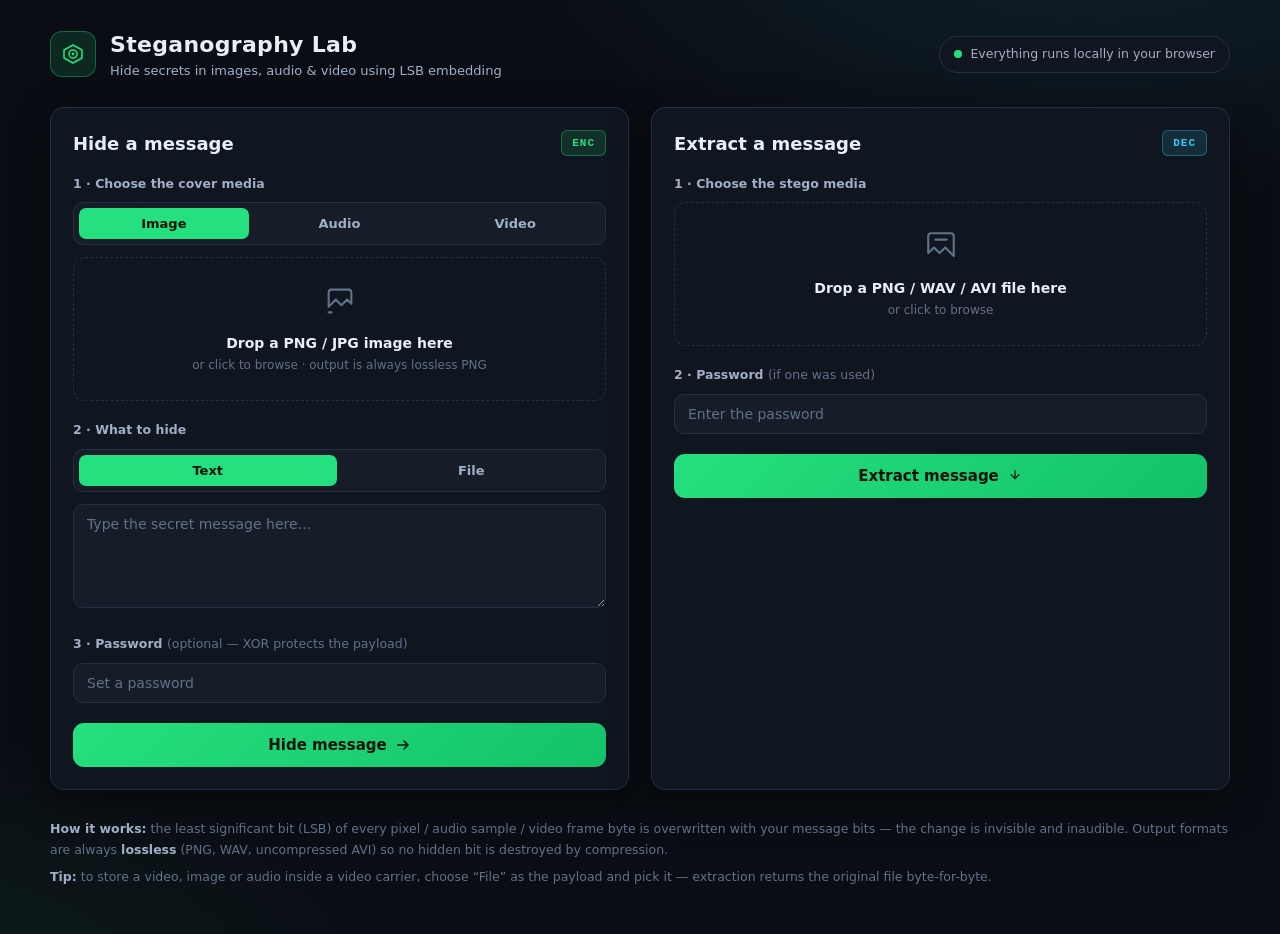
<file: steganography/index.html>
<!DOCTYPE html>
<html lang="en">
<head>
  <meta charset="UTF-8">
  <meta name="viewport" content="width=device-width, initial-scale=1.0">
  <title>Steganography Lab — Hide & Extract</title>
  <link rel="stylesheet" href="style.css">
</head>
<body>

  <!-- ======= HEADER ======= -->
  <header class="topbar">
    <div class="brand">
      <div class="brand-icon">
        <svg width="24" height="24" viewBox="0 0 24 24" fill="none">
          <path d="M12 3L21 8V16L12 21L3 16V8L12 3Z" stroke="currentColor" stroke-width="1.6" fill="none"/>
          <circle cx="12" cy="12" r="4" stroke="currentColor" stroke-width="1.6" fill="none"/>
          <circle cx="12" cy="12" r="1.4" fill="currentColor"/>
        </svg>
      </div>
      <div>
        <h1>Steganography Lab</h1>
        <p>Hide secrets in images, audio &amp; video using LSB embedding</p>
      </div>
    </div>
    <div class="tagline">
      <span class="pulse-dot"></span> Everything runs locally in your browser
    </div>
  </header>

  <main class="grid">

    <!-- ======= HIDE PANEL ======= -->
    <section class="card" id="hideCard">
      <div class="card-head">
        <h2>Hide a message</h2>
        <span class="chip chip-hide">ENC</span>
      </div>

      <!-- Step 1: cover -->
      <div class="step">
        <div class="step-label">1 · Choose the cover media</div>
        <div class="seg" id="coverSeg">
          <button data-cover="image" class="active">Image</button>
          <button data-cover="audio">Audio</button>
          <button data-cover="video">Video</button>
        </div>
        <div class="dropzone" id="coverDrop">
          <input type="file" id="coverFile" hidden>
          <svg class="dz-icon" width="34" height="34" viewBox="0 0 24 24" fill="none" stroke="currentColor" stroke-width="1.5">
            <path d="M4 16L9 11L13 15L17 11L20 14V6C20 4.9 19.1 4 18 4H6C4.9 4 4 4.9 4 6V16Z" stroke-linecap="round" stroke-linejoin="round"/>
            <path d="M4 20H6" stroke-linecap="round"/>
          </svg>
          <p class="dz-title" id="coverDzTitle">Drop a PNG / JPG image here</p>
          <p class="dz-sub" id="coverDzSub">or click to browse · output is always lossless PNG</p>
          <div class="cover-preview" id="coverPreview" style="display:none;"></div>
        </div>
        <label class="check" id="synthCovers" style="display:none;">
          <input type="checkbox" id="synthVideo" checked> Generate a demo cover video automatically (no input file needed)
        </label>
      </div>

      <!-- Step 2: payload -->
      <div class="step">
        <div class="step-label">2 · What to hide</div>
        <div class="seg" id="payloadSeg">
          <button data-payload="text" class="active">Text</button>
          <button data-payload="file">File</button>
        </div>

        <div id="textBox" style="display:block;">
          <textarea id="secretText" rows="5" placeholder="Type the secret message here…"></textarea>
        </div>

        <div id="fileBox" style="display:none;">
          <div class="seg" id="fileTypeSeg">
            <button data-filetype="image" class="active">Image</button>
            <button data-filetype="audio">Audio</button>
            <button data-filetype="video">Video</button>
            <button data-filetype="other">Other</button>
          </div>
          <div class="dropzone dropzone-small" id="payloadDrop">
            <input type="file" id="payloadFile" hidden>
            <p class="dz-title" id="payloadDzTitle">Drop an image to hide</p>
            <p class="dz-sub">or click to browse</p>
          </div>
          <div class="payload-file-info" id="payloadFileInfo" style="display:none;"></div>
        </div>
      </div>

      <!-- Step 3: password -->
      <div class="step">
        <div class="step-label">3 · Password <span class="muted">(optional — XOR protects the payload)</span></div>
        <input type="password" id="hidePass" placeholder="Set a password">
      </div>

      <!-- capacity meter -->
      <div class="meter" id="capacityBox" style="display:none;">
        <div class="meter-text" id="capacityText"></div>
        <div class="meter-track"><div class="meter-fill" id="capacityFill"></div></div>
      </div>

      <button class="btn-primary" id="hideBtn" onclick="doHide()">
        <span>Hide message</span>
        <svg width="16" height="16" viewBox="0 0 16 16" fill="none"><path d="M3 8H13M9 4L13 8L9 12" stroke="currentColor" stroke-width="1.6" stroke-linecap="round" stroke-linejoin="round"/></svg>
      </button>
      <div class="busy hidden" id="hideBusy"><div class="spinner"></div><span id="hideBusyText">Working…</span></div>

      <div class="result" id="hideResult" style="display:none;"></div>
    </section>

    <!-- ======= EXTRACT PANEL ======= -->
    <section class="card" id="extractCard">
      <div class="card-head">
        <h2>Extract a message</h2>
        <span class="chip chip-extract">DEC</span>
      </div>

      <div class="step">
        <div class="step-label">1 · Choose the stego media</div>
        <div class="dropzone" id="extractDrop">
          <input type="file" id="extractFile" hidden accept=".png,.jpg,.jpeg,.bmp,.wav,.avi,.webm,.mp4">
          <svg class="dz-icon" width="34" height="34" viewBox="0 0 24 24" fill="none" stroke="currentColor" stroke-width="1.5">
            <path d="M3 17L7 13L11 17L15 13L21 19V5C21 3.9 20.1 3 19 3H5C3.9 3 3 3.9 3 5V17Z" stroke-linecap="round" stroke-linejoin="round"/>
            <path d="M8 7.5H16" stroke-linecap="round"/>
          </svg>
          <p class="dz-title" id="extractDzTitle">Drop a PNG / WAV / AVI file here</p>
          <p class="dz-sub">or click to browse</p>
          <div class="cover-preview" id="extractPreview" style="display:none;"></div>
        </div>
      </div>

      <div class="step">
        <div class="step-label">2 · Password <span class="muted">(if one was used)</span></div>
        <input type="password" id="extractPass" placeholder="Enter the password">
      </div>

      <button class="btn-primary" id="extractBtn" onclick="doExtract()">
        <span>Extract message</span>
        <svg width="16" height="16" viewBox="0 0 24 24" fill="none" stroke="currentColor" stroke-width="1.8"><path d="M12 4V16M6 10L12 16L18 10" stroke-linecap="round" stroke-linejoin="round"/></svg>
      </button>
      <div class="busy hidden" id="extractBusy"><div class="spinner"></div><span>Scanning LSBs…</span></div>

      <div class="result" id="extractResult" style="display:none;"></div>
    </section>
  </main>

  <footer class="foot">
    <p><b>How it works:</b> the least significant bit (LSB) of every pixel / audio sample / video frame byte is overwritten with your message bits — the change is invisible and inaudible. Output formats are always <b>lossless</b> (PNG, WAV, uncompressed AVI) so no hidden bit is destroyed by compression.</p>
    <p><b>Tip:</b> to store a video, image or audio inside a video carrier, choose “File” as the payload and pick it — extraction returns the original file byte-for-byte.</p>
  </footer>

  <div id="toast"></div>
  <script src="script.js"></script>
</body>
</html>
</file>
<file: steganography/style.css>
/* =============================================
   Steganography Lab — style.css
   ============================================= */

:root {
  --bg: #0a0e14;
  --panel: #10161f;
  --panel2: #161d29;
  --border: #233043;
  --text: #e8eef7;
  --text2: #9fb0c6;
  --text3: #5f7289;
  --accent: #25e07e;
  --accent-dim: rgba(37, 224, 126, 0.12);
  --cyan: #38c8f5;
  --red: #ff5d6c;
  --amber: #ffc46b;
  --font: "Segoe UI", system-ui, -apple-system, "Helvetica Neue", Arial, sans-serif;
  --mono: "Cascadia Code", Consolas, "Courier New", monospace;
  --radius: 14px;
  --shadow: 0 12px 40px rgba(0, 0, 0, 0.45);
}

* { margin: 0; padding: 0; box-sizing: border-box; }

html, body { min-height: 100%; }

body {
  font-family: var(--font);
  background:
    radial-gradient(1000px 500px at 85% -10%, rgba(56, 200, 245, 0.10), transparent 60%),
    radial-gradient(900px 500px at -10% 110%, rgba(37, 224, 126, 0.08), transparent 60%),
    var(--bg);
  color: var(--text);
  line-height: 1.5;
  padding: 28px 20px 40px;
}

/* ── Header ─────────────────────────────────── */
.topbar {
  max-width: 1180px;
  margin: 0 auto 26px;
  display: flex;
  align-items: center;
  justify-content: space-between;
  flex-wrap: wrap;
  gap: 14px;
}

.brand { display: flex; align-items: center; gap: 14px; }

.brand-icon {
  width: 46px; height: 46px;
  border-radius: 12px;
  display: grid; place-items: center;
  color: var(--accent);
  background: var(--accent-dim);
  border: 1px solid rgba(37, 224, 126, 0.35);
}

.brand h1 { font-size: 22px; font-weight: 700; letter-spacing: 0.3px; }
.brand p { color: var(--text2); font-size: 13px; }

.tagline {
  display: flex; align-items: center; gap: 8px;
  font-size: 12.5px; color: var(--text2);
  background: var(--panel); border: 1px solid var(--border);
  padding: 8px 14px; border-radius: 999px;
}

.pulse-dot {
  width: 8px; height: 8px; border-radius: 50%;
  background: var(--accent);
  box-shadow: 0 0 0 0 rgba(37, 224, 126, 0.6);
  animation: pulse 1.8s infinite;
}
@keyframes pulse {
  70% { box-shadow: 0 0 0 8px rgba(37, 224, 126, 0); }
  100% { box-shadow: 0 0 0 0 rgba(37, 224, 126, 0); }
}

/* ── Layout ─────────────────────────────────── */
.grid {
  max-width: 1180px;
  margin: 0 auto;
  display: grid;
  grid-template-columns: 1fr 1fr;
  gap: 22px;
}

@media (max-width: 900px) { .grid { grid-template-columns: 1fr; } }

.card {
  background: var(--panel);
  border: 1px solid var(--border);
  border-radius: var(--radius);
  padding: 22px;
  box-shadow: var(--shadow);
}

.card-head {
  display: flex; align-items: center; justify-content: space-between;
  margin-bottom: 18px;
}
.card-head h2 { font-size: 18px; font-weight: 700; }

.chip {
  font-family: var(--mono); font-size: 11px; letter-spacing: 1px;
  padding: 4px 10px; border-radius: 6px; font-weight: 700;
}
.chip-hide   { color: var(--accent); background: var(--accent-dim); border: 1px solid rgba(37,224,126,.35); }
.chip-extract{ color: var(--cyan);   background: rgba(56,200,245,.12); border: 1px solid rgba(56,200,245,.35); }

.step { margin-bottom: 20px; }
.step-label { font-size: 12.5px; font-weight: 600; color: var(--text2); margin-bottom: 9px; }
.muted { color: var(--text3); font-weight: 400; }

/* ── Segmented buttons ──────────────────────── */
.seg {
  display: flex; gap: 6px; flex-wrap: wrap;
  background: var(--panel2); border: 1px solid var(--border);
  border-radius: 10px; padding: 5px; margin-bottom: 12px;
}
.seg button {
  flex: 1;
  background: transparent; border: none; color: var(--text2);
  font-family: var(--font); font-size: 13px; font-weight: 600;
  padding: 8px 10px; border-radius: 7px; cursor: pointer;
  transition: background .15s, color .15s;
  white-space: nowrap;
}
.seg button:hover { color: var(--text); }
.seg button.active {
  background: var(--accent); color: #07130c;
}

/* ── Dropzones ──────────────────────────────── */
.dropzone {
  border: 1.5px dashed var(--border);
  border-radius: 12px;
  padding: 26px 16px;
  text-align: center;
  cursor: pointer;
  transition: border-color .15s, background .15s;
}
.dropzone:hover, .dropzone.dragover { border-color: var(--accent); background: var(--accent-dim); }
.dropzone-small { padding: 18px 12px; }

.dz-icon { color: var(--text3); margin-bottom: 8px; }
.dz-title { font-size: 14px; font-weight: 600; }
.dz-sub { font-size: 12px; color: var(--text3); margin-top: 2px; }
.dropzone.has-file .dz-icon { display: none; }
.dropzone.has-file .dz-title { display: none; }
.dropzone.has-file { border-style: solid; }

.cover-preview {
  display: flex; align-items: center; gap: 12px; text-align: left;
}
.cover-preview img {
  max-width: 130px; max-height: 90px;
  border-radius: 8px; border: 1px solid var(--border); object-fit: contain;
}
.cover-meta { font-size: 12.5px; color: var(--text2); }
.cover-meta b { color: var(--text); font-weight: 600; }

.payload-file-info {
  display: flex; align-items: center; gap: 10px;
  background: var(--panel2); border: 1px solid var(--border);
  border-radius: 10px; padding: 10px 12px; font-size: 12.5px;
}
.payload-file-info img, .payload-file-info video { max-width: 90px; max-height: 60px; border-radius: 6px; }

/* ── Inputs & textarea ──────────────────────── */
textarea, input[type="password"], input[type="text"] {
  width: 100%;
  background: var(--panel2);
  border: 1px solid var(--border);
  color: var(--text);
  font-family: var(--font);
  font-size: 14px;
  border-radius: 10px;
  padding: 11px 13px;
  resize: vertical;
  outline: none;
  transition: border-color .15s;
}
textarea:focus, input:focus { border-color: var(--accent); }
textarea::placeholder, input::placeholder { color: var(--text3); }

.check {
  display: flex; align-items: center; gap: 8px;
  font-size: 12.5px; color: var(--text2); margin-top: 10px; cursor: pointer;
}
.check input { accent-color: var(--accent); width: 15px; height: 15px; }

/* ── Meter ──────────────────────────────────── */
.meter { margin-bottom: 14px; }
.meter-text { font-size: 12.5px; color: var(--text2); margin-bottom: 6px; }
.meter-track { height: 8px; border-radius: 99px; background: var(--panel2); border: 1px solid var(--border); overflow: hidden; }
.meter-fill { height: 100%; width: 0%; border-radius: 99px; background: var(--accent); transition: width .25s, background .25s; }
.meter-fill.warn { background: var(--amber); }
.meter-fill.bad  { background: var(--red); }

/* ── Buttons ────────────────────────────────── */
.btn-primary {
  width: 100%;
  display: flex; align-items: center; justify-content: center; gap: 8px;
  background: linear-gradient(135deg, var(--accent), #14c26a);
  color: #06130c;
  border: none; border-radius: 11px;
  font-family: var(--font); font-size: 15px; font-weight: 700;
  padding: 13px; cursor: pointer;
  transition: transform .1s, filter .15s, opacity .2s;
}
.btn-primary:hover { filter: brightness(1.08); }
.btn-primary:active { transform: translateY(1px); }
.btn-primary:disabled { opacity: .45; cursor: not-allowed; }

.busy {
  display: flex; align-items: center; justify-content: center; gap: 10px;
  margin-top: 12px; color: var(--text2); font-size: 13px;
}
.spinner {
  width: 15px; height: 15px; border-radius: 50%;
  border: 2px solid var(--border); border-top-color: var(--accent);
  animation: spin .8s linear infinite;
}
@keyframes spin { to { transform: rotate(360deg); } }
.hidden { display: none !important; }

/* ── Results ────────────────────────────────── */
.result {
  margin-top: 16px;
  background: var(--panel2);
  border: 1px solid var(--border);
  border-radius: 12px;
  padding: 14px;
  font-size: 13px;
}
.result .res-title { font-weight: 700; margin-bottom: 10px; color: var(--accent); }
.result .res-title.err { color: var(--red); }
.result pre {
  background: #0b1119; border: 1px solid var(--border);
  border-radius: 8px; padding: 10px; font-family: var(--mono);
  font-size: 12.5px; white-space: pre-wrap; word-break: break-word;
  max-height: 180px; overflow: auto;
}
.result img, .result video, .result audio {
  max-width: 100%; border-radius: 8px; margin: 4px 0 8px;
  background: #0b1119;
}
.result .download {
  display: inline-flex; align-items: center; gap: 7px;
  margin-top: 8px; padding: 9px 14px;
  background: var(--cyan); color: #04141c;
  border-radius: 9px; font-weight: 700; font-size: 13px;
  text-decoration: none;
}
.result .note { color: var(--text3); font-size: 12px; margin-top: 6px; }

/* ── Footer / toast ─────────────────────────── */
.foot {
  max-width: 1180px; margin: 28px auto 0;
  color: var(--text3); font-size: 12.5px; line-height: 1.7;
}
.foot p { margin-bottom: 6px; }
.foot b { color: var(--text2); }

#toast {
  position: fixed; bottom: 24px; left: 50%; transform: translateX(-50%) translateY(20px);
  background: var(--panel2); border: 1px solid var(--accent);
  color: var(--text); font-size: 13.5px;
  padding: 11px 18px; border-radius: 10px; box-shadow: var(--shadow);
  opacity: 0; pointer-events: none; transition: opacity .2s, transform .2s; z-index: 99;
  max-width: 90vw;
}
#toast.show { opacity: 1; transform: translateX(-50%) translateY(0); }
#toast.err { border-color: var(--red); }
</file>
